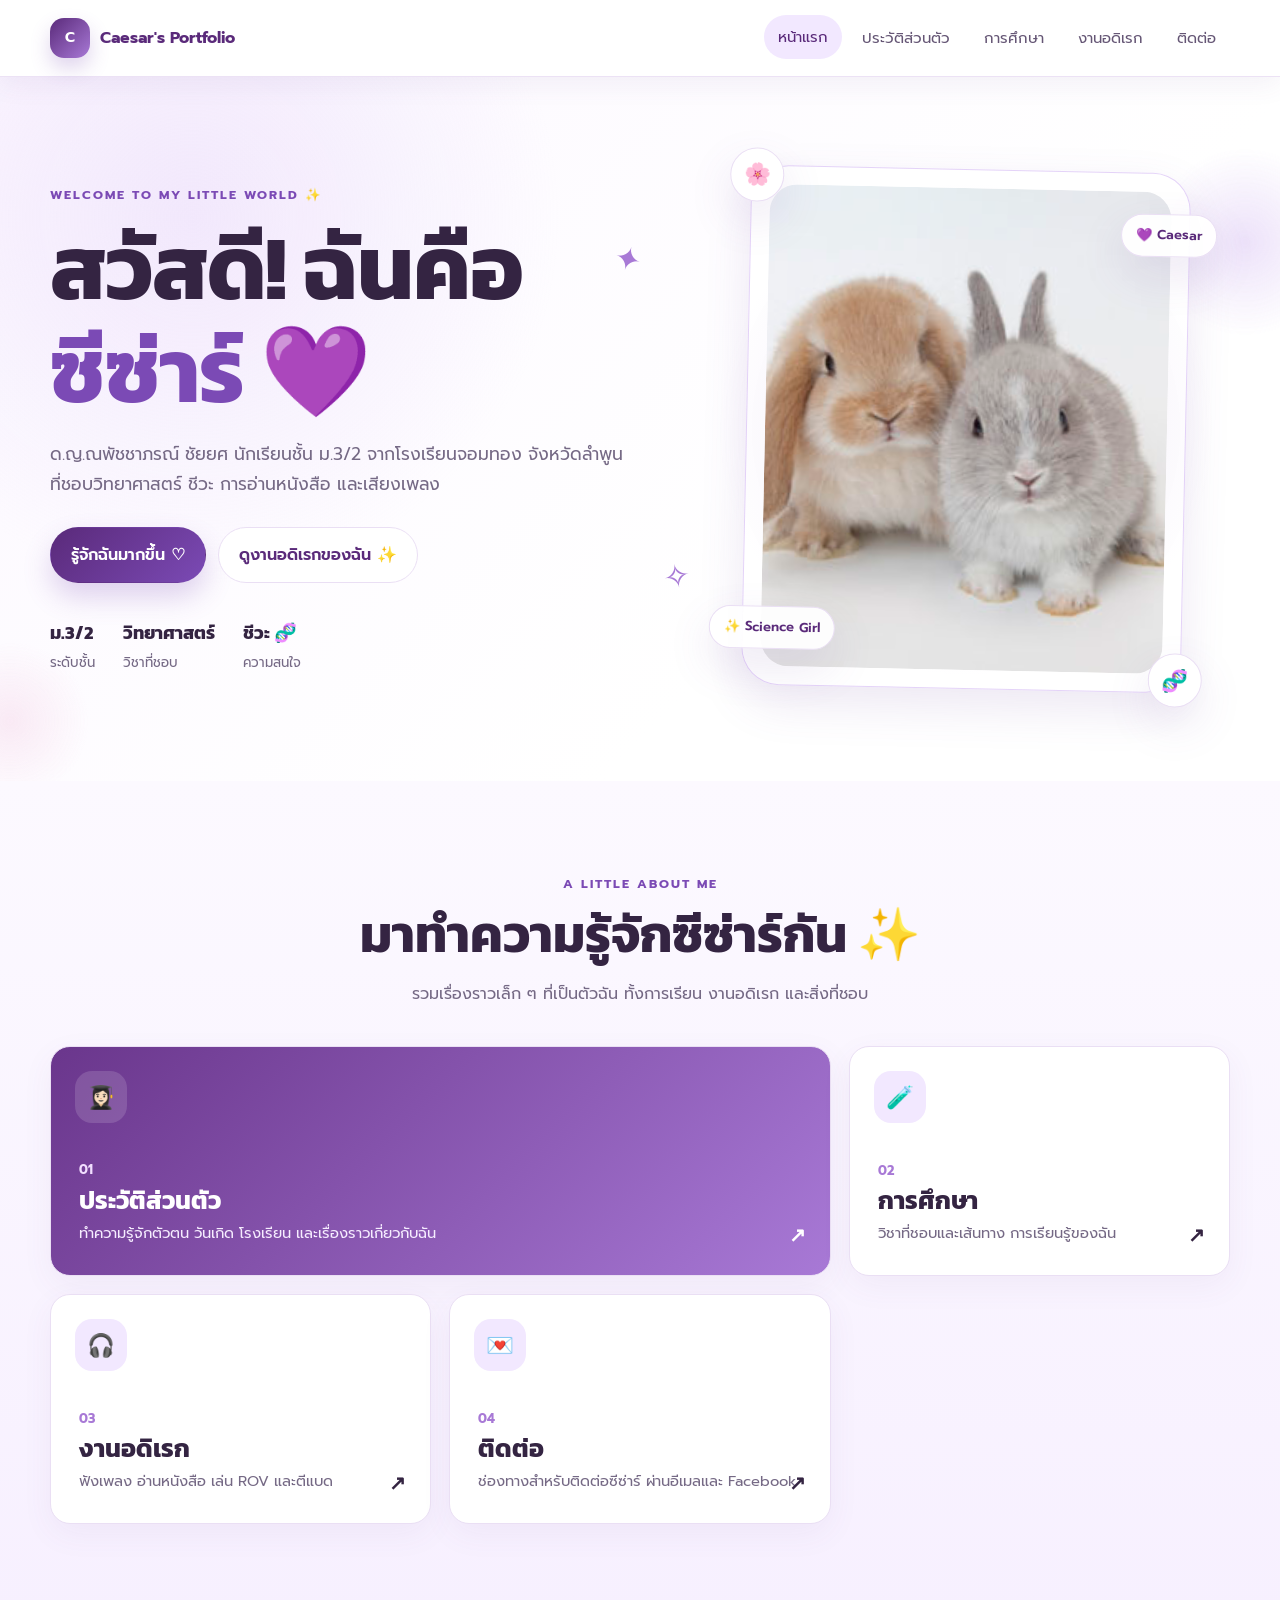
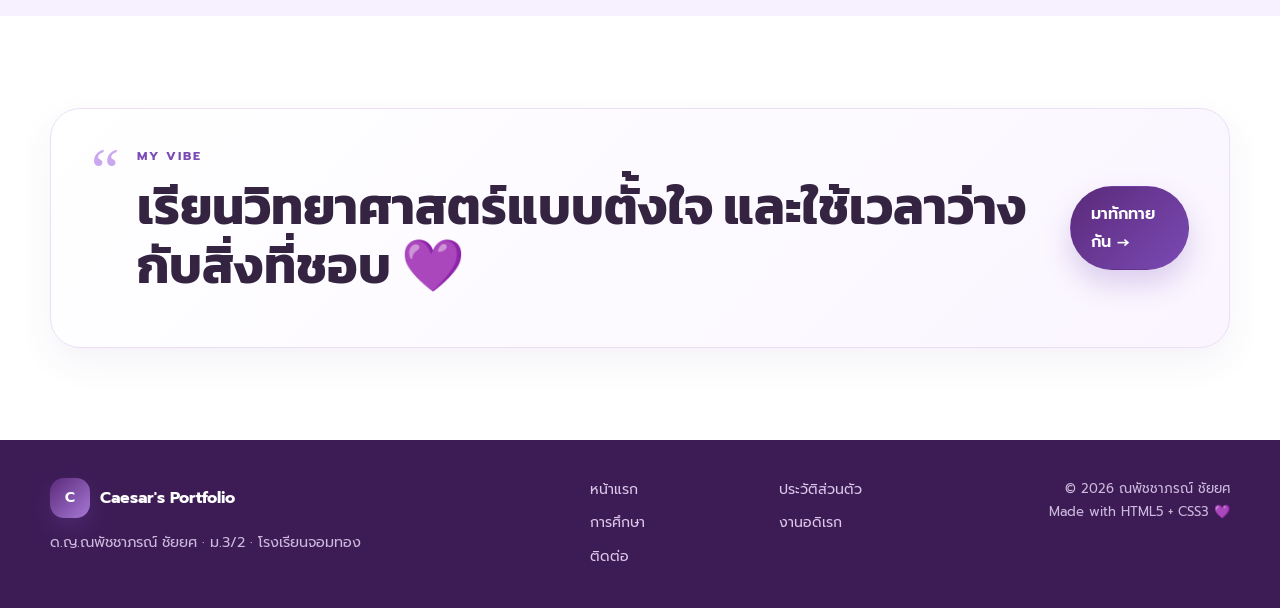
<file: index.html>
<!DOCTYPE html>
<html lang="th">
<head>
  <meta charset="UTF-8">
  <meta name="viewport" content="width=device-width, initial-scale=1.0">
  <meta name="description" content="เว็บไซต์ Portfolio ของ ด.ญ.ณพัชชาภรณ์ ชัยยศ ชั้น ม.3/2 โรงเรียนจอมทอง">
  <title>Caesar's Portfolio | หน้าแรก</title>
  <link rel="stylesheet" href="style.css">
</head>

<body>

  <header class="site-header">
    <div class="container nav-wrap">

      <a class="brand" href="index.html">
        <span class="brand-mark">C</span>
        <span>Caesar's Portfolio</span>
      </a>

      <nav class="nav" aria-label="เมนูหลัก">
        <a class="active" href="index.html">หน้าแรก</a>
        <a href="profile.html">ประวัติส่วนตัว</a>
        <a href="education.html">การศึกษา</a>
        <a href="hobby.html">งานอดิเรก</a>
        <a href="contact.html">ติดต่อ</a>
      </nav>

    </div>
  </header>


  <main>

    <section class="hero section-pad">

      <div class="sparkle s1">✦</div>
      <div class="sparkle s2">✧</div>

      <div class="hero-orb orb-one"></div>
      <div class="hero-orb orb-two"></div>

      <div class="container hero-grid">

        <div class="hero-copy reveal">

          <p class="eyebrow">
            WELCOME TO MY LITTLE WORLD ✨
          </p>

          <h1>
            สวัสดี! ฉันคือ<br>
            <span>ซีซ่าร์</span> 💜
          </h1>

          <p class="hero-lead">
            ด.ญ.ณพัชชาภรณ์ ชัยยศ นักเรียนชั้น ม.3/2
            จากโรงเรียนจอมทอง จังหวัดลำพูน
            ที่ชอบวิทยาศาสตร์ ชีวะ การอ่านหนังสือ และเสียงเพลง
          </p>

          <div class="hero-actions">

            <a class="btn btn-primary" href="profile.html">
              รู้จักฉันมากขึ้น ♡
            </a>

            <a class="btn btn-secondary" href="hobby.html">
              ดูงานอดิเรกของฉัน ✨
            </a>

          </div>


          <div class="mini-stats">

            <div>
              <strong>ม.3/2</strong>
              <span>ระดับชั้น</span>
            </div>

            <div>
              <strong>วิทยาศาสตร์</strong>
              <span>วิชาที่ชอบ</span>
            </div>

            <div>
              <strong>ชีวะ 🧬</strong>
              <span>ความสนใจ</span>
            </div>

          </div>

        </div>


        <div class="hero-visual reveal delay-1">

          <div class="profile-frame">

            <div class="profile-glow"></div>

            <div class="sticker sticker-one">
              🌸
            </div>

            <div class="sticker sticker-two">
              🧬
            </div>

            <img
              src="images/images1.jpg"
              alt="รูปโปรไฟล์ของ ด.ญ.ณพัชชาภรณ์ ชัยยศ"
            >

            <div class="floating-tag tag-top">
              💜 Caesar
            </div>

            <div class="floating-tag tag-bottom">
              ✨ Science Girl
            </div>

          </div>

        </div>

      </div>

    </section>


    <section class="section-pad soft-section">

      <div class="container">

        <div class="section-heading centered">

          <p class="eyebrow">
            A LITTLE ABOUT ME
          </p>

          <h2>
            มาทำความรู้จักซีซ่าร์กัน ✨
          </h2>

          <p>
            รวมเรื่องราวเล็ก ๆ ที่เป็นตัวฉัน
            ทั้งการเรียน งานอดิเรก และสิ่งที่ชอบ
          </p>

        </div>


        <div class="feature-grid">

          <a class="feature-card feature-main" href="profile.html">

            <div class="feature-icon">
              👩🏻‍🎓
            </div>

            <div>

              <span>01</span>

              <h3>
                ประวัติส่วนตัว
              </h3>

              <p>
                ทำความรู้จักตัวตน วันเกิด
                โรงเรียน และเรื่องราวเกี่ยวกับฉัน
              </p>

            </div>

            <b>↗</b>

          </a>


          <a class="feature-card" href="education.html">

            <div class="feature-icon">
              🧪
            </div>

            <span>02</span>

            <h3>
              การศึกษา
            </h3>

            <p>
              วิชาที่ชอบและเส้นทาง
              การเรียนรู้ของฉัน
            </p>

            <b>↗</b>

          </a>


          <a class="feature-card" href="hobby.html">

            <div class="feature-icon">
              🎧
            </div>

            <span>03</span>

            <h3>
              งานอดิเรก
            </h3>

            <p>
              ฟังเพลง อ่านหนังสือ
              เล่น ROV และตีแบด
            </p>

            <b>↗</b>

          </a>


          <a class="feature-card" href="contact.html">

            <div class="feature-icon">
              💌
            </div>

            <span>04</span>

            <h3>
              ติดต่อ
            </h3>

            <p>
              ช่องทางสำหรับติดต่อซีซ่าร์
              ผ่านอีเมลและ Facebook
            </p>

            <b>↗</b>

          </a>

        </div>

      </div>

    </section>


    <section class="section-pad">

      <div class="container cute-quote">

        <div>

          <span class="quote-mark">
            “
          </span>

          <div>

            <p class="eyebrow">
              MY VIBE
            </p>

            <h2>
              เรียนวิทยาศาสตร์แบบตั้งใจ
              และใช้เวลาว่างกับสิ่งที่ชอบ 💜
            </h2>

          </div>

        </div>

        <a class="btn btn-primary" href="contact.html">
          มาทักทายกัน →
        </a>

      </div>

    </section>

  </main>


  <footer class="site-footer">

    <div class="container footer-grid">

      <div>

        <a class="brand footer-brand" href="index.html">

          <span class="brand-mark">
            C
          </span>

          <span>
            Caesar's Portfolio
          </span>

        </a>

        <p>
          ด.ญ.ณพัชชาภรณ์ ชัยยศ · ม.3/2 · โรงเรียนจอมทอง
        </p>

      </div>


      <div class="footer-links">

        <a href="index.html">
          หน้าแรก
        </a>

        <a href="profile.html">
          ประวัติส่วนตัว
        </a>

        <a href="education.html">
          การศึกษา
        </a>

        <a href="hobby.html">
          งานอดิเรก
        </a>

        <a href="contact.html">
          ติดต่อ
        </a>

      </div>


      <div class="copyright">

        © 2026 ณพัชชาภรณ์ ชัยยศ<br>
        Made with HTML5 + CSS3 💜

      </div>

    </div>

  </footer>

</body>
</html>
</file>
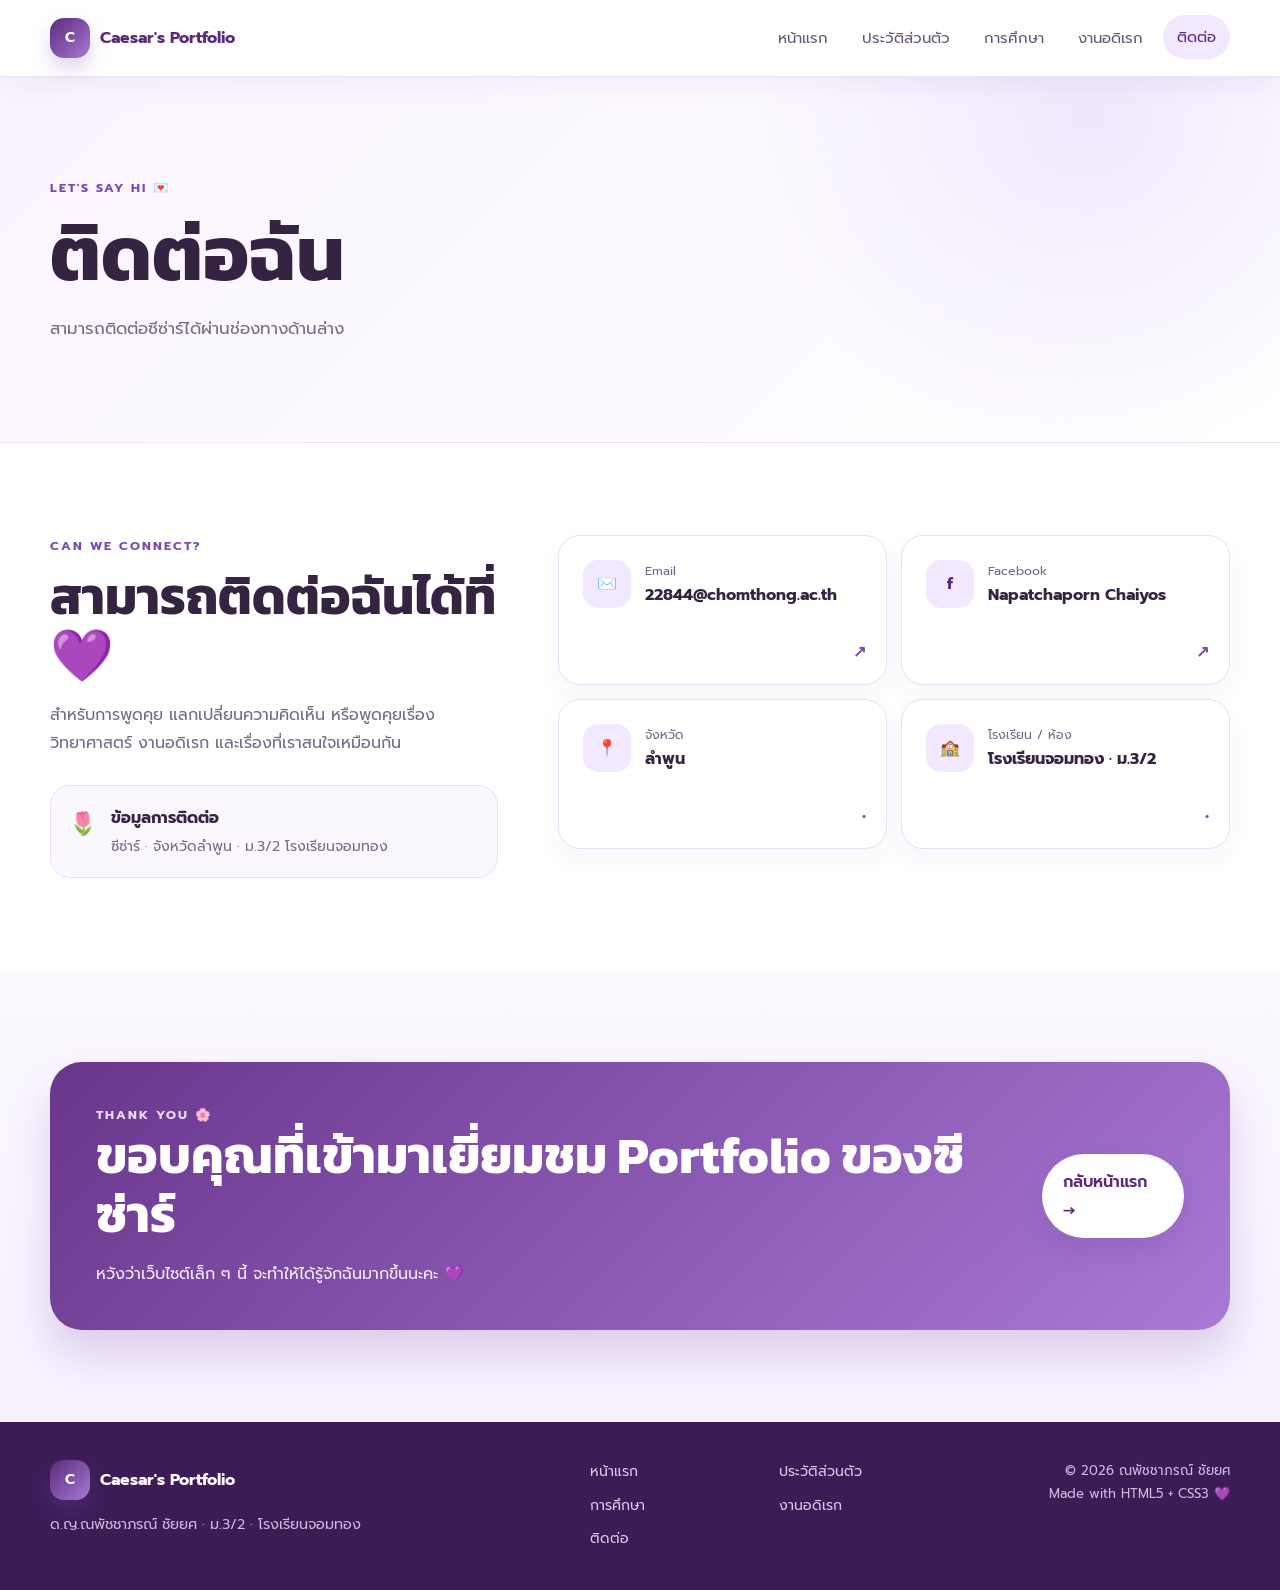
<file: contact.html>
<!DOCTYPE html>
<html lang="th">
<head>
  <meta charset="UTF-8">
  <meta name="viewport" content="width=device-width, initial-scale=1.0">
  <meta name="description" content="ช่องทางการติดต่อของ ด.ญ.ณพัชชาภรณ์ ชัยยศ">
  <title>Caesar's Portfolio | ติดต่อ</title>
  <link rel="stylesheet" href="style.css">
</head>

<body>

  <header class="site-header">

    <div class="container nav-wrap">

      <a class="brand" href="index.html">

        <span class="brand-mark">C</span>

        <span>
          Caesar's Portfolio
        </span>

      </a>


      <nav class="nav" aria-label="เมนูหลัก">

        <a href="index.html">
          หน้าแรก
        </a>

        <a href="profile.html">
          ประวัติส่วนตัว
        </a>

        <a href="education.html">
          การศึกษา
        </a>

        <a href="hobby.html">
          งานอดิเรก
        </a>

        <a class="active" href="contact.html">
          ติดต่อ
        </a>

      </nav>

    </div>

  </header>


  <main>

    <section class="page-hero contact-hero">

      <div class="container">

        <p class="eyebrow">
          LET'S SAY HI 💌
        </p>

        <h1>
          ติดต่อฉัน
        </h1>

        <p>
          สามารถติดต่อซีซ่าร์ได้ผ่านช่องทางด้านล่าง
        </p>

      </div>

    </section>


    <section class="section-pad">

      <div class="container contact-layout">


        <div class="contact-copy">

          <p class="eyebrow">
            CAN WE CONNECT?
          </p>

          <h2>
            สามารถติดต่อฉันได้ที่ 💜
          </h2>

          <p>
            สำหรับการพูดคุย แลกเปลี่ยนความคิดเห็น
            หรือพูดคุยเรื่องวิทยาศาสตร์
            งานอดิเรก และเรื่องที่เราสนใจเหมือนกัน
          </p>


          <div class="contact-note">

            <span>
              🌷
            </span>

            <div>

              <strong>
                ข้อมูลการติดต่อ
              </strong>

              <p>
                ซีซ่าร์ · จังหวัดลำพูน ·
                ม.3/2 โรงเรียนจอมทอง
              </p>

            </div>

          </div>

        </div>


        <div class="contact-cards">


          <a
            class="contact-card"
            href="mailto:22844@chomthong.ac.th"
          >

            <div class="contact-icon">
              ✉️
            </div>

            <div>

              <span>
                Email
              </span>

              <strong>
                22844@chomthong.ac.th
              </strong>

            </div>

            <b>
              ↗
            </b>

          </a>


          <a
            class="contact-card"
            href="https://www.facebook.com/Napatchaporn.Chaiyos"
            target="_blank"
            rel="noopener noreferrer"
          >

            <div class="contact-icon">
              f
            </div>

            <div>

              <span>
                Facebook
              </span>

              <strong>
                Napatchaporn Chaiyos
              </strong>

            </div>

            <b>
              ↗
            </b>

          </a>


          <div class="contact-card">

            <div class="contact-icon">
              📍
            </div>

            <div>

              <span>
                จังหวัด
              </span>

              <strong>
                ลำพูน
              </strong>

            </div>

            <b>
              •
            </b>

          </div>


          <div class="contact-card">

            <div class="contact-icon">
              🏫
            </div>

            <div>

              <span>
                โรงเรียน / ห้อง
              </span>

              <strong>
                โรงเรียนจอมทอง · ม.3/2
              </strong>

            </div>

            <b>
              •
            </b>

          </div>

        </div>

      </div>

    </section>


    <section class="section-pad soft-section">

      <div class="container cta-panel">

        <div>

          <p class="eyebrow">
            THANK YOU 🌸
          </p>

          <h2>
            ขอบคุณที่เข้ามาเยี่ยมชม Portfolio ของซีซ่าร์
          </h2>

          <p>
            หวังว่าเว็บไซต์เล็ก ๆ นี้
            จะทำให้ได้รู้จักฉันมากขึ้นนะคะ 💜
          </p>

        </div>


        <a class="btn btn-light" href="index.html">
          กลับหน้าแรก →
        </a>

      </div>

    </section>

  </main>


  <footer class="site-footer">

    <div class="container footer-grid">

      <div>

        <a class="brand footer-brand" href="index.html">

          <span class="brand-mark">
            C
          </span>

          <span>
            Caesar's Portfolio
          </span>

        </a>

        <p>
          ด.ญ.ณพัชชาภรณ์ ชัยยศ · ม.3/2 · โรงเรียนจอมทอง
        </p>

      </div>


      <div class="footer-links">

        <a href="index.html">
          หน้าแรก
        </a>

        <a href="profile.html">
          ประวัติส่วนตัว
        </a>

        <a href="education.html">
          การศึกษา
        </a>

        <a href="hobby.html">
          งานอดิเรก
        </a>

        <a href="contact.html">
          ติดต่อ
        </a>

      </div>


      <div class="copyright">

        © 2026 ณพัชชาภรณ์ ชัยยศ<br>
        Made with HTML5 + CSS3 💜

      </div>

    </div>

  </footer>

</body>
</html>
</file>
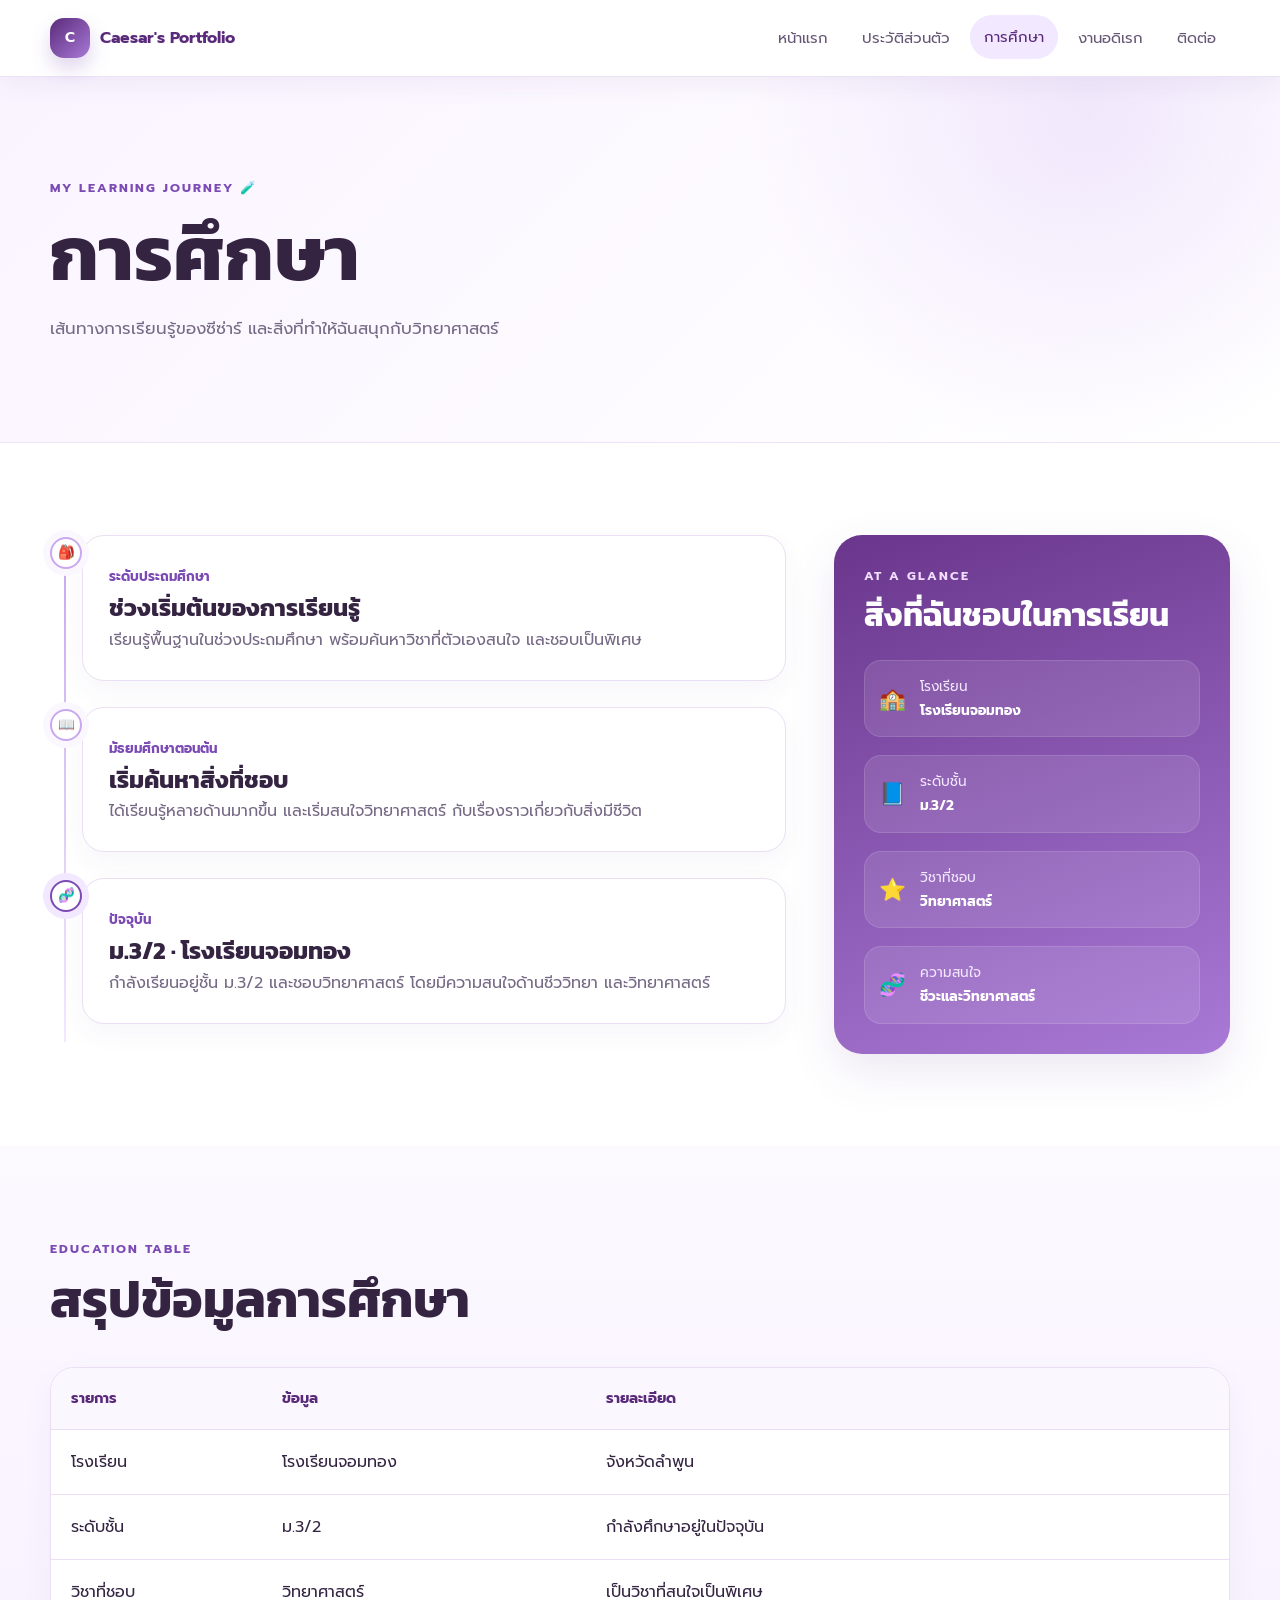
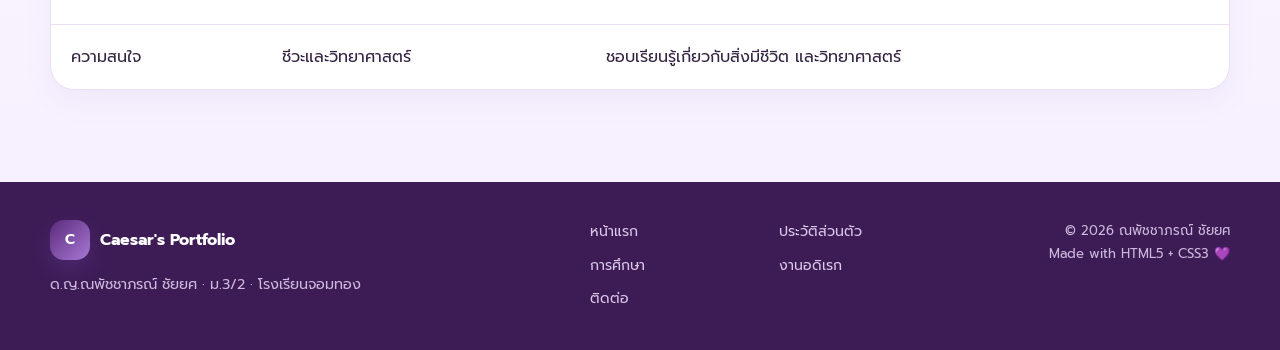
<file: education.html>
<!DOCTYPE html>
<html lang="th">
<head>
  <meta charset="UTF-8">
  <meta name="viewport" content="width=device-width, initial-scale=1.0">
  <meta name="description" content="ประวัติการศึกษาของ ด.ญ.ณพัชชาภรณ์ ชัยยศ">
  <title>Caesar's Portfolio | การศึกษา</title>
  <link rel="stylesheet" href="style.css">
</head>

<body>

  <header class="site-header">

    <div class="container nav-wrap">

      <a class="brand" href="index.html">
        <span class="brand-mark">C</span>
        <span>Caesar's Portfolio</span>
      </a>

      <nav class="nav" aria-label="เมนูหลัก">

        <a href="index.html">หน้าแรก</a>

        <a href="profile.html">ประวัติส่วนตัว</a>

        <a class="active" href="education.html">
          การศึกษา
        </a>

        <a href="hobby.html">
          งานอดิเรก
        </a>

        <a href="contact.html">
          ติดต่อ
        </a>

      </nav>

    </div>

  </header>


  <main>

    <section class="page-hero">

      <div class="container">

        <p class="eyebrow">
          MY LEARNING JOURNEY 🧪
        </p>

        <h1>
          การศึกษา
        </h1>

        <p>
          เส้นทางการเรียนรู้ของซีซ่าร์
          และสิ่งที่ทำให้ฉันสนุกกับวิทยาศาสตร์
        </p>

      </div>

    </section>


    <section class="section-pad">

      <div class="container education-layout">

        <div class="timeline">

          <div class="timeline-item">

            <div class="timeline-dot">
              🎒
            </div>

            <div class="timeline-card">

              <span>
                ระดับประถมศึกษา
              </span>

              <h3>
                ช่วงเริ่มต้นของการเรียนรู้
              </h3>

              <p>
                เรียนรู้พื้นฐานในช่วงประถมศึกษา
                พร้อมค้นหาวิชาที่ตัวเองสนใจ
                และชอบเป็นพิเศษ
              </p>

            </div>

          </div>


          <div class="timeline-item">

            <div class="timeline-dot">
              📖
            </div>

            <div class="timeline-card">

              <span>
                มัธยมศึกษาตอนต้น
              </span>

              <h3>
                เริ่มค้นหาสิ่งที่ชอบ
              </h3>

              <p>
                ได้เรียนรู้หลายด้านมากขึ้น
                และเริ่มสนใจวิทยาศาสตร์
                กับเรื่องราวเกี่ยวกับสิ่งมีชีวิต
              </p>

            </div>

          </div>


          <div class="timeline-item current">

            <div class="timeline-dot">
              🧬
            </div>

            <div class="timeline-card">

              <span>
                ปัจจุบัน
              </span>

              <h3>
                ม.3/2 · โรงเรียนจอมทอง
              </h3>

              <p>
                กำลังเรียนอยู่ชั้น ม.3/2
                และชอบวิทยาศาสตร์
                โดยมีความสนใจด้านชีววิทยา
                และวิทยาศาสตร์
              </p>

            </div>

          </div>

        </div>


        <aside class="education-highlight">

          <p class="eyebrow">
            AT A GLANCE
          </p>

          <h2>
            สิ่งที่ฉันชอบในการเรียน
          </h2>


          <div class="edu-points">

            <div>
              <b>🏫</b>

              <span>
                โรงเรียน<br>
                <strong>โรงเรียนจอมทอง</strong>
              </span>
            </div>


            <div>
              <b>📘</b>

              <span>
                ระดับชั้น<br>
                <strong>ม.3/2</strong>
              </span>
            </div>


            <div>
              <b>⭐</b>

              <span>
                วิชาที่ชอบ<br>
                <strong>วิทยาศาสตร์</strong>
              </span>
            </div>


            <div>
              <b>🧬</b>

              <span>
                ความสนใจ<br>
                <strong>ชีวะและวิทยาศาสตร์</strong>
              </span>
            </div>

          </div>

        </aside>

      </div>

    </section>


    <section class="section-pad soft-section">

      <div class="container">

        <div class="section-heading">

          <p class="eyebrow">
            EDUCATION TABLE
          </p>

          <h2>
            สรุปข้อมูลการศึกษา
          </h2>

        </div>


        <div class="table-wrap">

          <table>

            <thead>

              <tr>
                <th>รายการ</th>
                <th>ข้อมูล</th>
                <th>รายละเอียด</th>
              </tr>

            </thead>


            <tbody>

              <tr>
                <td>โรงเรียน</td>
                <td>โรงเรียนจอมทอง</td>
                <td>จังหวัดลำพูน</td>
              </tr>

              <tr>
                <td>ระดับชั้น</td>
                <td>ม.3/2</td>
                <td>กำลังศึกษาอยู่ในปัจจุบัน</td>
              </tr>

              <tr>
                <td>วิชาที่ชอบ</td>
                <td>วิทยาศาสตร์</td>
                <td>เป็นวิชาที่สนใจเป็นพิเศษ</td>
              </tr>

              <tr>
                <td>ความสนใจ</td>
                <td>ชีวะและวิทยาศาสตร์</td>
                <td>
                  ชอบเรียนรู้เกี่ยวกับสิ่งมีชีวิต
                  และวิทยาศาสตร์
                </td>
              </tr>

            </tbody>

          </table>

        </div>

      </div>

    </section>

  </main>


  <footer class="site-footer">

    <div class="container footer-grid">

      <div>

        <a class="brand footer-brand" href="index.html">

          <span class="brand-mark">C</span>

          <span>
            Caesar's Portfolio
          </span>

        </a>

        <p>
          ด.ญ.ณพัชชาภรณ์ ชัยยศ · ม.3/2 · โรงเรียนจอมทอง
        </p>

      </div>


      <div class="footer-links">

        <a href="index.html">หน้าแรก</a>
        <a href="profile.html">ประวัติส่วนตัว</a>
        <a href="education.html">การศึกษา</a>
        <a href="hobby.html">งานอดิเรก</a>
        <a href="contact.html">ติดต่อ</a>

      </div>


      <div class="copyright">

        © 2026 ณพัชชาภรณ์ ชัยยศ<br>
        Made with HTML5 + CSS3 💜

      </div>

    </div>

  </footer>

</body>
</html>
</file>
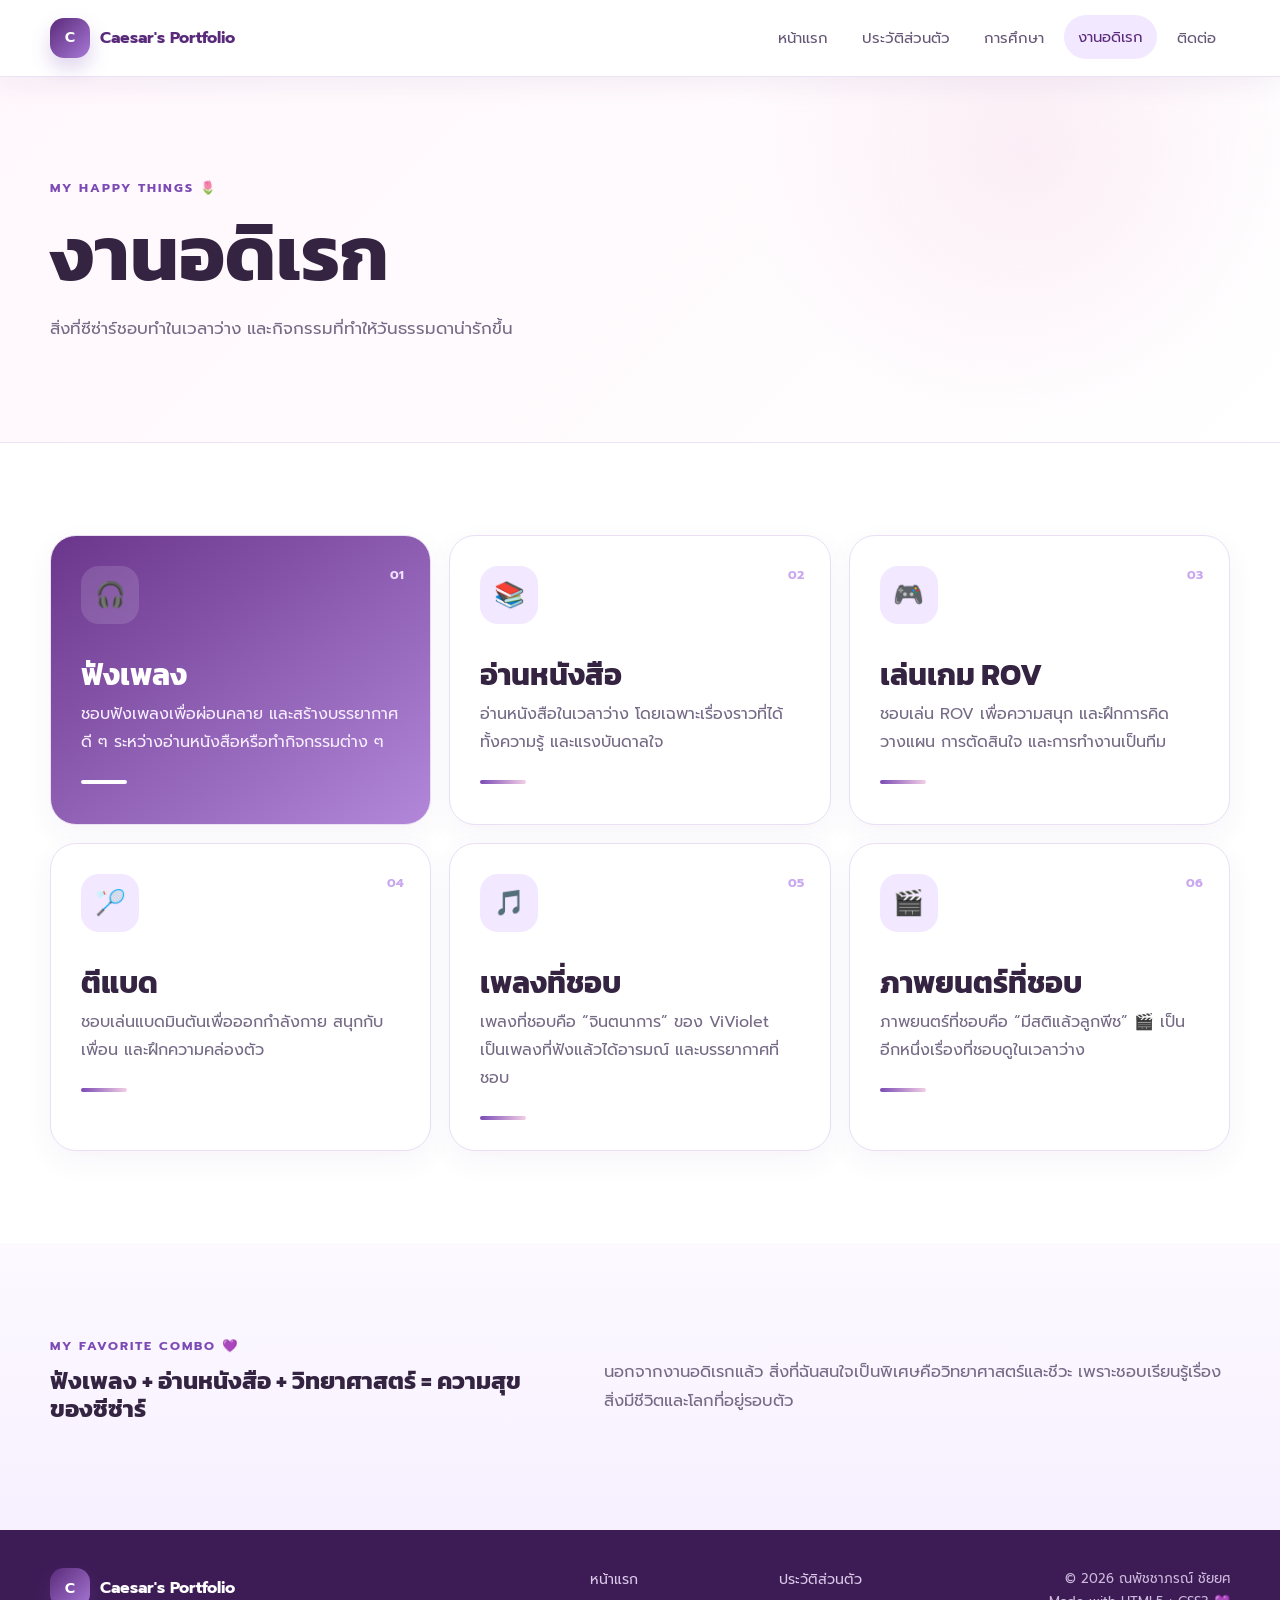
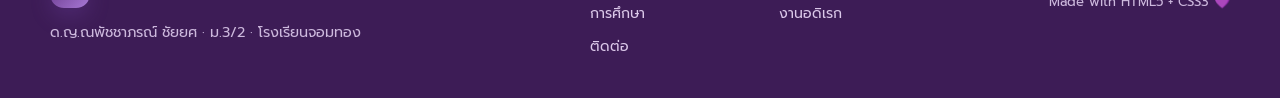
<file: hobby.html>
<!DOCTYPE html>
<html lang="th">
<head>
  <meta charset="UTF-8">
  <meta name="viewport" content="width=device-width, initial-scale=1.0">
  <meta name="description" content="งานอดิเรกและความสนใจของซีซ่าร์">
  <title>Caesar's Portfolio | งานอดิเรก</title>
  <link rel="stylesheet" href="style.css">
</head>

<body>

  <header class="site-header">

    <div class="container nav-wrap">

      <a class="brand" href="index.html">

        <span class="brand-mark">C</span>

        <span>
          Caesar's Portfolio
        </span>

      </a>


      <nav class="nav" aria-label="เมนูหลัก">

        <a href="index.html">
          หน้าแรก
        </a>

        <a href="profile.html">
          ประวัติส่วนตัว
        </a>

        <a href="education.html">
          การศึกษา
        </a>

        <a class="active" href="hobby.html">
          งานอดิเรก
        </a>

        <a href="contact.html">
          ติดต่อ
        </a>

      </nav>

    </div>

  </header>


  <main>

    <section class="page-hero hobby-hero">

      <div class="container">

        <p class="eyebrow">
          MY HAPPY THINGS 🌷
        </p>

        <h1>
          งานอดิเรก
        </h1>

        <p>
          สิ่งที่ซีซ่าร์ชอบทำในเวลาว่าง
          และกิจกรรมที่ทำให้วันธรรมดาน่ารักขึ้น
        </p>

      </div>

    </section>


    <section class="section-pad">

      <div class="container">

        <div class="hobby-grid">


          <article class="hobby-card featured">

            <div class="hobby-icon">
              🎧
            </div>

            <div class="hobby-number">
              01
            </div>

            <h2>
              ฟังเพลง
            </h2>

            <p>
              ชอบฟังเพลงเพื่อผ่อนคลาย
              และสร้างบรรยากาศดี ๆ
              ระหว่างอ่านหนังสือหรือทำกิจกรรมต่าง ๆ
            </p>

            <div class="card-line"></div>

          </article>


          <article class="hobby-card">

            <div class="hobby-icon">
              📚
            </div>

            <div class="hobby-number">
              02
            </div>

            <h2>
              อ่านหนังสือ
            </h2>

            <p>
              อ่านหนังสือในเวลาว่าง
              โดยเฉพาะเรื่องราวที่ได้ทั้งความรู้
              และแรงบันดาลใจ
            </p>

            <div class="card-line"></div>

          </article>


          <article class="hobby-card">

            <div class="hobby-icon">
              🎮
            </div>

            <div class="hobby-number">
              03
            </div>

            <h2>
              เล่นเกม ROV
            </h2>

            <p>
              ชอบเล่น ROV เพื่อความสนุก
              และฝึกการคิดวางแผน
              การตัดสินใจ และการทำงานเป็นทีม
            </p>

            <div class="card-line"></div>

          </article>


          <article class="hobby-card">

            <div class="hobby-icon">
              🏸
            </div>

            <div class="hobby-number">
              04
            </div>

            <h2>
              ตีแบด
            </h2>

            <p>
              ชอบเล่นแบดมินตันเพื่อออกกำลังกาย
              สนุกกับเพื่อน และฝึกความคล่องตัว
            </p>

            <div class="card-line"></div>

          </article>


          <article class="hobby-card">

            <div class="hobby-icon">
              🎵
            </div>

            <div class="hobby-number">
              05
            </div>

            <h2>
              เพลงที่ชอบ
            </h2>

            <p>
              เพลงที่ชอบคือ
              “จินตนาการ” ของ ViViolet
              เป็นเพลงที่ฟังแล้วได้อารมณ์
              และบรรยากาศที่ชอบ
            </p>

            <div class="card-line"></div>

          </article>


          <article class="hobby-card">

            <div class="hobby-icon">
              🎬
            </div>

            <div class="hobby-number">
              06
            </div>

            <h2>
              ภาพยนตร์ที่ชอบ
            </h2>

            <p>
              ภาพยนตร์ที่ชอบคือ
              “มีสติแล้วลูกพีช” 🎬
              เป็นอีกหนึ่งเรื่องที่ชอบดูในเวลาว่าง
            </p>

            <div class="card-line"></div>

          </article>

        </div>

      </div>

    </section>


    <section class="section-pad soft-section">

      <div class="container interest-strip">

        <div>

          <p class="eyebrow">
            MY FAVORITE COMBO 💜
          </p>

          <h2>
            ฟังเพลง + อ่านหนังสือ + วิทยาศาสตร์
            = ความสุขของซีซ่าร์
          </h2>

        </div>


        <p>
          นอกจากงานอดิเรกแล้ว
          สิ่งที่ฉันสนใจเป็นพิเศษคือวิทยาศาสตร์และชีวะ
          เพราะชอบเรียนรู้เรื่องสิ่งมีชีวิตและโลกที่อยู่รอบตัว
        </p>

      </div>

    </section>

  </main>


  <footer class="site-footer">

    <div class="container footer-grid">

      <div>

        <a class="brand footer-brand" href="index.html">

          <span class="brand-mark">C</span>

          <span>
            Caesar's Portfolio
          </span>

        </a>

        <p>
          ด.ญ.ณพัชชาภรณ์ ชัยยศ · ม.3/2 · โรงเรียนจอมทอง
        </p>

      </div>


      <div class="footer-links">

        <a href="index.html">หน้าแรก</a>
        <a href="profile.html">ประวัติส่วนตัว</a>
        <a href="education.html">การศึกษา</a>
        <a href="hobby.html">งานอดิเรก</a>
        <a href="contact.html">ติดต่อ</a>

      </div>


      <div class="copyright">

        © 2026 ณพัชชาภรณ์ ชัยยศ<br>
        Made with HTML5 + CSS3 💜

      </div>

    </div>

  </footer>

</body>
</html>
</file>
<file: style.css>
@import url('https://fonts.googleapis.com/css2?family=Kanit:wght@300;400;500;600;700&family=Prompt:wght@300;400;500;600;700&display=swap');

:root {
  --purple-900: #5a2a7a;
  --purple-700: #7b4ab5;
  --purple-500: #a879d6;
  --purple-300: #c9a8ef;
  --purple-200: #e2cff8;
  --purple-100: #f2e8ff;

  --lavender: #fbf8ff;
  --white: #ffffff;

  --ink: #342442;
  --muted: #756985;
  --line: #eadff4;

  --pink: #f3cfe5;

  --shadow: 0 18px 45px rgba(116, 74, 166, .13);

  --container: 1180px;
}


* {
  box-sizing: border-box;
}


html {
  scroll-behavior: smooth;
}


body {
  margin: 0;
  color: var(--ink);
  background: var(--white);
  font-family: 'Prompt', sans-serif;
  line-height: 1.75;
  overflow-x: hidden;
}


a {
  color: inherit;
  text-decoration: none;
}


img {
  display: block;
  max-width: 100%;
}


.container {
  width: min(
    var(--container),
    calc(100% - 40px)
  );

  margin-inline: auto;
}


.section-pad {
  padding: 92px 0;
}


.soft-section {
  background:
    linear-gradient(
      180deg,
      #fcf9ff 0%,
      #f7f0ff 100%
    );
}


/* =========================
   NAVIGATION
========================= */

.site-header {
  position: sticky;
  top: 0;
  z-index: 20;

  background: rgba(255,255,255,.88);

  backdrop-filter: blur(16px);

  border-bottom:
    1px solid rgba(234,223,244,.9);

  box-shadow:
    0 8px 26px rgba(105,74,142,.07);
}


.nav-wrap {
  min-height: 76px;

  display: flex;
  align-items: center;
  justify-content: space-between;

  gap: 24px;
}


.brand {
  display: inline-flex;
  align-items: center;

  gap: 10px;

  font-weight: 700;

  color: var(--purple-900);

  white-space: nowrap;
}


.brand-mark {
  display: grid;
  place-items: center;

  width: 40px;
  height: 40px;

  border-radius: 14px;

  color: #fff;

  background:
    linear-gradient(
      135deg,
      var(--purple-900),
      var(--purple-500)
    );

  box-shadow:
    0 10px 20px rgba(123,74,181,.24);

  font-size: .9rem;
}


.nav {
  display: flex;
  align-items: center;
  justify-content: flex-end;

  flex-wrap: wrap;

  gap: 6px;
}


.nav a {
  padding: 9px 14px;

  border-radius: 999px;

  color: #655675;

  font-size: .93rem;

  transition: .25s ease;
}


.nav a:hover,
.nav a.active {
  color: var(--purple-900);

  background: var(--purple-100);

  transform: translateY(-1px);
}


/* =========================
   TYPOGRAPHY
========================= */

.eyebrow {
  margin: 0 0 10px;

  color: var(--purple-700);

  letter-spacing: 2px;

  font-weight: 700;

  font-size: .78rem;

  text-transform: uppercase;
}


h1,
h2,
h3 {
  font-family: 'Kanit', sans-serif;

  line-height: 1.15;

  margin: 0 0 16px;
}


/* =========================
   HERO
========================= */

.hero {
  position: relative;

  overflow: hidden;

  min-height: 700px;

  display: grid;

  align-items: center;

  background:
    radial-gradient(
      circle at 15% 20%,
      rgba(226,207,248,.42),
      transparent 30%
    ),
    linear-gradient(
      135deg,
      #fcf8ff 0%,
      #fff 66%
    );
}


.hero-grid {
  display: grid;

  grid-template-columns:
    1.05fr .95fr;

  align-items: center;

  gap: 70px;

  position: relative;

  z-index: 2;
}


.hero-copy {
  max-width: 650px;
}


.hero h1 {
  font-size:
    clamp(
      3rem,
      7vw,
      5.8rem
    );

  letter-spacing: -1px;
}


.hero h1 span {
  color: var(--purple-700);
}


.hero-lead {
  max-width: 620px;

  color: var(--muted);

  font-size: 1.08rem;
}


.hero-actions {
  display: flex;

  flex-wrap: wrap;

  gap: 12px;

  margin: 28px 0;
}


.btn {
  display: inline-flex;

  align-items: center;

  justify-content: center;

  gap: 10px;

  border-radius: 999px;

  padding: 13px 20px;

  font-weight: 600;

  border: 1px solid transparent;

  transition: .25s ease;
}


.btn:hover {
  transform: translateY(-3px);
}


.btn-primary {
  color: #fff;

  background:
    linear-gradient(
      135deg,
      var(--purple-900),
      var(--purple-700)
    );

  box-shadow:
    0 14px 28px rgba(123,74,181,.24);
}


.btn-secondary {
  color: var(--purple-900);

  background: #fff;

  border-color: var(--line);
}


.btn-light {
  color: var(--purple-900);

  background: #fff;

  box-shadow:
    0 12px 24px rgba(85,46,113,.12);
}


.mini-stats {
  display: flex;

  flex-wrap: wrap;

  gap: 28px;

  margin-top: 34px;
}


.mini-stats div {
  display: grid;

  gap: 2px;
}


.mini-stats strong {
  font-family: 'Kanit', sans-serif;

  font-size: 1.15rem;
}


.mini-stats span {
  color: var(--muted);

  font-size: .83rem;
}


/* =========================
   HERO IMAGE
========================= */

.hero-visual {
  display: grid;

  place-items: center;
}


.profile-frame {
  position: relative;

  width: min(440px,100%);

  padding: 18px;

  border-radius: 38px;

  background: rgba(255,255,255,.82);

  border:
    1px solid rgba(226,207,248,.9);

  box-shadow: var(--shadow);

  transform: rotate(1.2deg);

  transition: .35s ease;
}


.profile-frame:hover {
  transform:
    rotate(0deg)
    translateY(-6px)
    scale(1.01);
}


.profile-frame img {
  width: 100%;

  aspect-ratio: 5/6;

  object-fit: cover;

  border-radius: 28px;
}


.profile-glow {
  position: absolute;

  inset: -30px;

  border-radius: 50%;

  background:
    radial-gradient(
      circle,
      rgba(168,121,214,.24),
      transparent 65%
    );

  z-index: -1;
}


.floating-tag {
  position: absolute;

  padding: 9px 14px;

  border-radius: 999px;

  background: rgba(255,255,255,.94);

  border: 1px solid var(--line);

  box-shadow: var(--shadow);

  color: var(--purple-900);

  font-size: .82rem;

  font-weight: 600;
}


.tag-top {
  top: 40px;
  right: -28px;
}


.tag-bottom {
  bottom: 35px;
  left: -34px;
}


.sticker {
  position: absolute;

  display: grid;

  place-items: center;

  width: 54px;
  height: 54px;

  border-radius: 50%;

  background: #fff;

  border: 1px solid var(--line);

  box-shadow: var(--shadow);

  z-index: 2;

  font-size: 1.35rem;
}


.sticker-one {
  top: -18px;
  left: -22px;
}


.sticker-two {
  right: -22px;
  bottom: -15px;
}


.hero-orb {
  position: absolute;

  border-radius: 50%;

  pointer-events: none;

  filter: blur(1px);

  opacity: .8;
}


.orb-one {
  width: 190px;
  height: 190px;

  right: -60px;
  top: 70px;

  background:
    radial-gradient(
      circle,
      rgba(201,168,239,.42),
      transparent 70%
    );
}


.orb-two {
  width: 160px;
  height: 160px;

  left: -70px;
  bottom: -20px;

  background:
    radial-gradient(
      circle,
      rgba(243,207,229,.5),
      transparent 70%
    );
}


.sparkle {
  position: absolute;

  color: var(--purple-500);

  z-index: 1;

  font-size: 2rem;
}


.s1 {
  top: 22%;
  left: 48%;

  transform: rotate(16deg);
}


.s2 {
  top: 67%;
  right: 46%;

  transform: rotate(-12deg);
}


/* =========================
   FEATURE CARDS
========================= */

.section-heading {
  max-width: 700px;

  margin-bottom: 38px;
}


.section-heading.centered {
  margin-inline: auto;

  text-align: center;
}


.section-heading h2,
.cta-panel h2,
.cute-quote h2 {
  font-size:
    clamp(
      2rem,
      4vw,
      3.3rem
    );
}


.section-heading p:last-child {
  color: var(--muted);
}


.feature-grid {
  display: grid;

  grid-template-columns:
    repeat(3,1fr);

  gap: 18px;
}


.feature-card {
  min-height: 230px;

  position: relative;

  padding: 28px;

  display: flex;

  flex-direction: column;

  justify-content: flex-end;

  border:
    1px solid var(--line);

  border-radius: 20px;

  background: #fff;

  box-shadow:
    0 10px 32px rgba(103,67,140,.06);

  overflow: hidden;

  transition: .28s ease;
}


.feature-card:hover {
  transform: translateY(-7px);

  box-shadow: var(--shadow);

  border-color: #d5bdef;
}


.feature-card.feature-main {
  grid-column: span 2;

  background:
    linear-gradient(
      135deg,
      #6a368c,
      #a879d6
    );

  color: #fff;
}


.feature-card .feature-icon {
  position: absolute;

  top: 24px;
  left: 24px;

  width: 52px;
  height: 52px;

  display: grid;

  place-items: center;

  border-radius: 17px;

  background: var(--purple-100);

  color: var(--purple-900);

  font-size: 1.4rem;
}


.feature-main .feature-icon {
  background: rgba(255,255,255,.14);

  color: #fff;
}


.feature-card span {
  color: var(--purple-500);

  font-size: .8rem;

  font-weight: 700;
}


.feature-main span {
  color: #f1defe;
}


.feature-card h3 {
  margin: 4px 0 6px;

  font-size: 1.55rem;
}


.feature-card p {
  margin: 0;

  color: var(--muted);

  font-size: .92rem;
}


.feature-main p {
  color: #f6edff;
}


.feature-card > b {
  position: absolute;

  right: 24px;
  bottom: 22px;

  font-size: 1.25rem;
}


/* =========================
   QUOTE
========================= */

.cute-quote {
  display: flex;

  align-items: center;

  justify-content: space-between;

  gap: 30px;

  padding: 36px 40px;

  border:
    1px solid var(--line);

  border-radius: 30px;

  background:
    linear-gradient(
      135deg,
      #fff,
      #faf5ff
    );

  box-shadow:
    0 14px 35px rgba(105,67,142,.07);
}


.cute-quote > div {
  display: flex;

  gap: 18px;

  align-items: flex-start;
}


.quote-mark {
  font-family: Georgia, serif;

  font-size: 4rem;

  line-height: .8;

  color: var(--purple-300);
}


/* =========================
   PAGE HERO
========================= */

.page-hero {
  padding: 100px 0 82px;

  background:
    radial-gradient(
      circle at 85% 10%,
      rgba(226,207,248,.45),
      transparent 30%
    ),
    linear-gradient(
      135deg,
      #faf4ff,
      #fff
    );

  border-bottom:
    1px solid #eee3f6;
}


.page-hero h1 {
  font-size:
    clamp(
      3rem,
      6vw,
      5rem
    );
}


.page-hero p:last-child {
  max-width: 700px;

  color: var(--muted);

  font-size: 1.05rem;
}


/* =========================
   PROFILE
========================= */

.profile-layout {
  display: grid;

  grid-template-columns:
    .8fr 1.2fr;

  gap: 58px;

  align-items: start;
}


.portrait-card {
  padding: 16px;

  border:
    1px solid var(--line);

  border-radius: 28px;

  background: #fff;

  box-shadow: var(--shadow);
}


.portrait-card img {
  width: 100%;

  aspect-ratio: 5/6;

  object-fit: cover;

  border-radius: 20px;
}


.quote-card {
  margin-top: 18px;

  padding: 22px 24px;

  border-radius: 22px;

  background: var(--purple-100);

  color: var(--purple-900);
}


.quote-card span {
  font-size: 3rem;

  line-height: .5;

  opacity: .5;
}


.quote-card p {
  margin: 0;

  font-weight: 500;
}


.profile-content h2 {
  font-size:
    clamp(
      2.2rem,
      4vw,
      3.5rem
    );
}


.lead {
  color: var(--muted);

  font-size: 1.05rem;
}


.info-grid {
  display: grid;

  grid-template-columns:
    repeat(2,1fr);

  gap: 12px;

  margin: 28px 0;
}


.info-item {
  padding: 18px;

  border:
    1px solid var(--line);

  border-radius: 18px;

  background: #fff;
}


.info-item span {
  display: block;

  color: var(--muted);

  font-size: .84rem;
}


.info-item strong {
  display: block;

  margin-top: 3px;
}


.about-box {
  padding: 28px;

  background: #fbf8ff;

  border:
    1px solid var(--line);

  border-radius: 24px;
}


.about-box h3 {
  font-size: 1.7rem;
}


.about-box p:last-child {
  color: var(--muted);

  margin-bottom: 0;
}


.highlight-grid {
  display: grid;

  grid-template-columns:
    repeat(3,1fr);

  gap: 18px;
}


.highlight-card {
  padding: 28px;

  border-radius: 24px;

  background: #fff;

  border:
    1px solid var(--line);

  box-shadow:
    0 10px 25px rgba(103,67,140,.05);
}


.highlight-card strong {
  display: block;

  font-family: 'Kanit', sans-serif;

  font-size: 1.7rem;

  color: var(--purple-900);
}


.highlight-card span {
  color: var(--muted);
}


/* =========================
   EDUCATION
========================= */

.education-layout {
  display: grid;

  grid-template-columns:
    1.3fr .7fr;

  gap: 48px;

  align-items: start;
}


.timeline {
  position: relative;

  padding-left: 32px;
}


.timeline::before {
  content: '';

  position: absolute;

  left: 14px;

  top: 8px;

  bottom: 8px;

  width: 2px;

  background:
    linear-gradient(
      var(--purple-300),
      var(--purple-100)
    );
}


.timeline-item {
  position: relative;

  padding-bottom: 26px;
}


.timeline-dot {
  position: absolute;

  left: -32px;

  top: 2px;

  width: 32px;
  height: 32px;

  border-radius: 50%;

  display: grid;

  place-items: center;

  background: #fff;

  border:
    2px solid var(--purple-300);

  box-shadow:
    0 0 0 7px #fbf7ff;

  font-size: .85rem;
}


.timeline-item.current .timeline-dot {
  border-color: var(--purple-700);

  box-shadow:
    0 0 0 7px var(--purple-100);
}


.timeline-card {
  padding: 26px;

  border:
    1px solid var(--line);

  border-radius: 22px;

  background: #fff;

  box-shadow:
    0 10px 26px rgba(103,67,140,.05);
}


.timeline-card span {
  color: var(--purple-700);

  font-size: .83rem;

  font-weight: 700;
}


.timeline-card h3 {
  margin: 4px 0;

  font-size: 1.5rem;
}


.timeline-card p {
  margin: 0;

  color: var(--muted);
}


.education-highlight {
  padding: 30px;

  border-radius: 28px;

  color: #fff;

  background:
    linear-gradient(
      160deg,
      #6a368c,
      #a879d6
    );

  box-shadow: var(--shadow);

  position: sticky;

  top: 100px;
}


.education-highlight .eyebrow {
  color: #f1defe;
}


.education-highlight h2 {
  font-size: 2rem;
}


.edu-points {
  display: grid;

  gap: 18px;

  margin-top: 26px;
}


.edu-points > div {
  display: flex;

  gap: 14px;

  align-items: center;

  padding: 14px;

  border-radius: 17px;

  background: rgba(255,255,255,.10);

  border:
    1px solid rgba(255,255,255,.12);
}


.edu-points b {
  font-size: 1.35rem;
}


.edu-points span {
  font-size: .85rem;

  color: #f2e9ff;
}


.edu-points strong {
  color: #fff;
}


/* =========================
   TABLE
========================= */

.table-wrap {
  overflow-x: auto;

  border:
    1px solid var(--line);

  border-radius: 24px;

  box-shadow:
    0 12px 30px rgba(103,67,140,.05);

  background: #fff;
}


table {
  width: 100%;

  border-collapse: collapse;

  min-width: 720px;
}


th,
td {
  padding: 18px 20px;

  border-bottom:
    1px solid var(--line);

  text-align: left;
}


th {
  color: var(--purple-900);

  background: #fbf7ff;

  font-size: .9rem;
}


tr:last-child td {
  border-bottom: 0;
}


/* =========================
   HOBBY
========================= */

.hobby-hero {
  background:
    radial-gradient(
      circle at 80% 20%,
      rgba(243,207,229,.32),
      transparent 26%
    ),
    linear-gradient(
      135deg,
      #fff7fc,
      #fff
    );
}


.hobby-grid {
  display: grid;

  grid-template-columns:
    repeat(3,1fr);

  gap: 18px;
}


.hobby-card {
  position: relative;

  min-height: 290px;

  padding: 30px;

  border-radius: 26px;

  background: #fff;

  border:
    1px solid var(--line);

  box-shadow:
    0 10px 28px rgba(103,67,140,.06);

  overflow: hidden;

  transition: .28s ease;
}


.hobby-card:hover {
  transform:
    translateY(-8px)
    rotate(-.3deg);

  box-shadow: var(--shadow);
}


.hobby-card.featured {
  background:
    linear-gradient(
      145deg,
      #6a368c,
      #b287d9
    );

  color: #fff;
}


.hobby-icon {
  width: 58px;
  height: 58px;

  border-radius: 18px;

  display: grid;

  place-items: center;

  background: var(--purple-100);

  font-size: 1.55rem;
}


.featured .hobby-icon {
  background: rgba(255,255,255,.13);
}


.hobby-number {
  position: absolute;

  top: 28px;

  right: 26px;

  font-size: .78rem;

  font-weight: 700;

  color: var(--purple-300);
}


.featured .hobby-number {
  color: #f1defe;
}


.hobby-card h2 {
  margin-top: 34px;

  margin-bottom: 8px;

  font-size: 1.85rem;
}


.hobby-card p {
  color: var(--muted);

  margin: 0;
}


.featured p {
  color: #f7efff;
}


.card-line {
  width: 46px;

  height: 4px;

  border-radius: 999px;

  margin-top: 24px;

  background:
    linear-gradient(
      90deg,
      var(--purple-700),
      var(--pink)
    );
}


.featured .card-line {
  background: #fff;
}


.interest-strip {
  display: grid;

  grid-template-columns:
    .9fr 1.1fr;

  gap: 42px;

  align-items: center;
}


.interest-strip > p {
  margin: 0;

  color: var(--muted);

  font-size: 1.03rem;
}


/* =========================
   CONTACT
========================= */

.contact-layout {
  display: grid;

  grid-template-columns:
    .8fr 1.2fr;

  gap: 60px;

  align-items: start;
}


.contact-copy h2 {
  font-size:
    clamp(
      2.2rem,
      4vw,
      3.5rem
    );
}


.contact-copy > p:not(.eyebrow) {
  color: var(--muted);
}


.contact-note {
  margin-top: 28px;

  padding: 18px;

  display: flex;

  gap: 14px;

  align-items: flex-start;

  border:
    1px solid var(--line);

  border-radius: 20px;

  background: #fbf7ff;
}


.contact-note > span {
  font-size: 1.4rem;
}


.contact-note p {
  margin: 3px 0 0;

  color: var(--muted);

  font-size: .88rem;
}


.contact-cards {
  display: grid;

  grid-template-columns:
    repeat(2,1fr);

  gap: 14px;
}


.contact-card {
  min-height: 150px;

  padding: 24px;

  display: flex;

  align-items: flex-start;

  gap: 14px;

  position: relative;

  border:
    1px solid var(--line);

  border-radius: 22px;

  background: #fff;

  box-shadow:
    0 10px 24px rgba(103,67,140,.05);

  transition: .25s ease;
}


.contact-card:hover {
  transform: translateY(-5px);

  box-shadow: var(--shadow);

  border-color: #d5bdef;
}


.contact-icon {
  width: 48px;
  height: 48px;

  flex: 0 0 auto;

  display: grid;

  place-items: center;

  border-radius: 15px;

  background: var(--purple-100);

  color: var(--purple-900);

  font-weight: 700;
}


.contact-card span {
  display: block;

  color: var(--muted);

  font-size: .78rem;
}


.contact-card strong {
  display: block;

  margin-top: 2px;

  line-height: 1.4;

  overflow-wrap: anywhere;
}


.contact-card b {
  position: absolute;

  right: 20px;

  bottom: 18px;

  color: var(--purple-700);
}


/* =========================
   CTA
========================= */

.cta-panel {
  padding: 42px 46px;

  display: flex;

  align-items: center;

  justify-content: space-between;

  gap: 28px;

  border-radius: 32px;

  color: #fff;

  background:
    linear-gradient(
      135deg,
      #6a368c,
      #a879d6
    );

  box-shadow:
    0 22px 44px rgba(106,54,140,.20);
}


.cta-panel .eyebrow {
  color: #f1defe;
}


.cta-panel h2 {
  margin-bottom: 10px;
}


.cta-panel p {
  color: #f6edff;

  margin-bottom: 0;
}


/* =========================
   FOOTER
========================= */

.site-footer {
  background: #3d1c56;

  color: #eadff5;

  padding: 38px 0;
}


.footer-grid {
  display: grid;

  grid-template-columns:
    1.25fr .9fr .6fr;

  gap: 40px;

  align-items: start;
}


.footer-brand {
  color: #fff;
}


.site-footer p {
  margin: 12px 0 0;

  color: #cdb9dd;

  font-size: .9rem;
}


.footer-links {
  display: grid;

  grid-template-columns:
    repeat(2,1fr);

  gap: 9px 18px;
}


.footer-links a {
  color: #dbc8e9;

  font-size: .88rem;

  transition: .2s ease;
}


.footer-links a:hover {
  color: #fff;
}


.copyright {
  color: #cdb9dd;

  font-size: .82rem;

  text-align: right;
}


/* =========================
   ANIMATION
========================= */

.reveal {
  animation:
    rise .8s ease both;
}


.delay-1 {
  animation-delay: .12s;
}


@keyframes rise {

  from {
    opacity: 0;

    transform:
      translateY(18px);
  }

  to {
    opacity: 1;

    transform:
      translateY(0);
  }

}


/* =========================
   RESPONSIVE
========================= */

@media (max-width: 980px) {

  .hero-grid,
  .profile-layout,
  .education-layout,
  .contact-layout {
    grid-template-columns: 1fr;
  }


  .hero {
    min-height: auto;

    padding: 80px 0;
  }


  .hero-visual {
    order: -1;
  }


  .profile-frame {
    width: min(420px,100%);
  }


  .education-highlight {
    position: static;
  }


  .feature-grid {
    grid-template-columns:
      repeat(2,1fr);
  }


  .feature-card.feature-main {
    grid-column: span 2;
  }


  .hobby-grid {
    grid-template-columns:
      repeat(2,1fr);
  }


  .footer-grid {
    grid-template-columns:
      1fr 1fr;
  }


  .copyright {
    text-align: left;
  }

}


@media (max-width: 720px) {

  .container {
    width:
      min(
        var(--container),
        calc(100% - 24px)
      );
  }


  .nav-wrap {
    padding: 10px 0;

    align-items: flex-start;

    flex-direction: column;
  }


  .nav {
    width: 100%;

    justify-content: flex-start;

    overflow-x: auto;

    flex-wrap: nowrap;

    padding-bottom: 2px;
  }


  .nav a {
    white-space: nowrap;

    font-size: .86rem;

    padding: 8px 11px;
  }


  .section-pad {
    padding: 68px 0;
  }


  .hero {
    padding-top: 58px;
  }


  .hero h1 {
    font-size: 3rem;
  }


  .hero-grid {
    gap: 40px;
  }


  .feature-grid,
  .hobby-grid,
  .highlight-grid,
  .contact-cards,
  .info-grid {
    grid-template-columns: 1fr;
  }


  .feature-card.feature-main {
    grid-column: span 1;
  }


  .cute-quote {
    align-items: flex-start;

    flex-direction: column;

    padding: 30px 24px;
  }


  .page-hero {
    padding: 74px 0 58px;
  }


  .page-hero h1 {
    font-size: 3.2rem;
  }


  .interest-strip {
    grid-template-columns: 1fr;
  }


  .footer-grid {
    grid-template-columns: 1fr;

    gap: 24px;
  }


  .copyright {
    text-align: left;
  }


  .tag-top {
    right: -4px;
  }


  .tag-bottom {
    left: -4px;
  }

}


@media (prefers-reduced-motion: reduce) {

  *,
  *::before,
  *::after {

    scroll-behavior: auto !important;

    animation-duration: .01ms !important;

    transition-duration: .01ms !important;

  }

}
</file>
